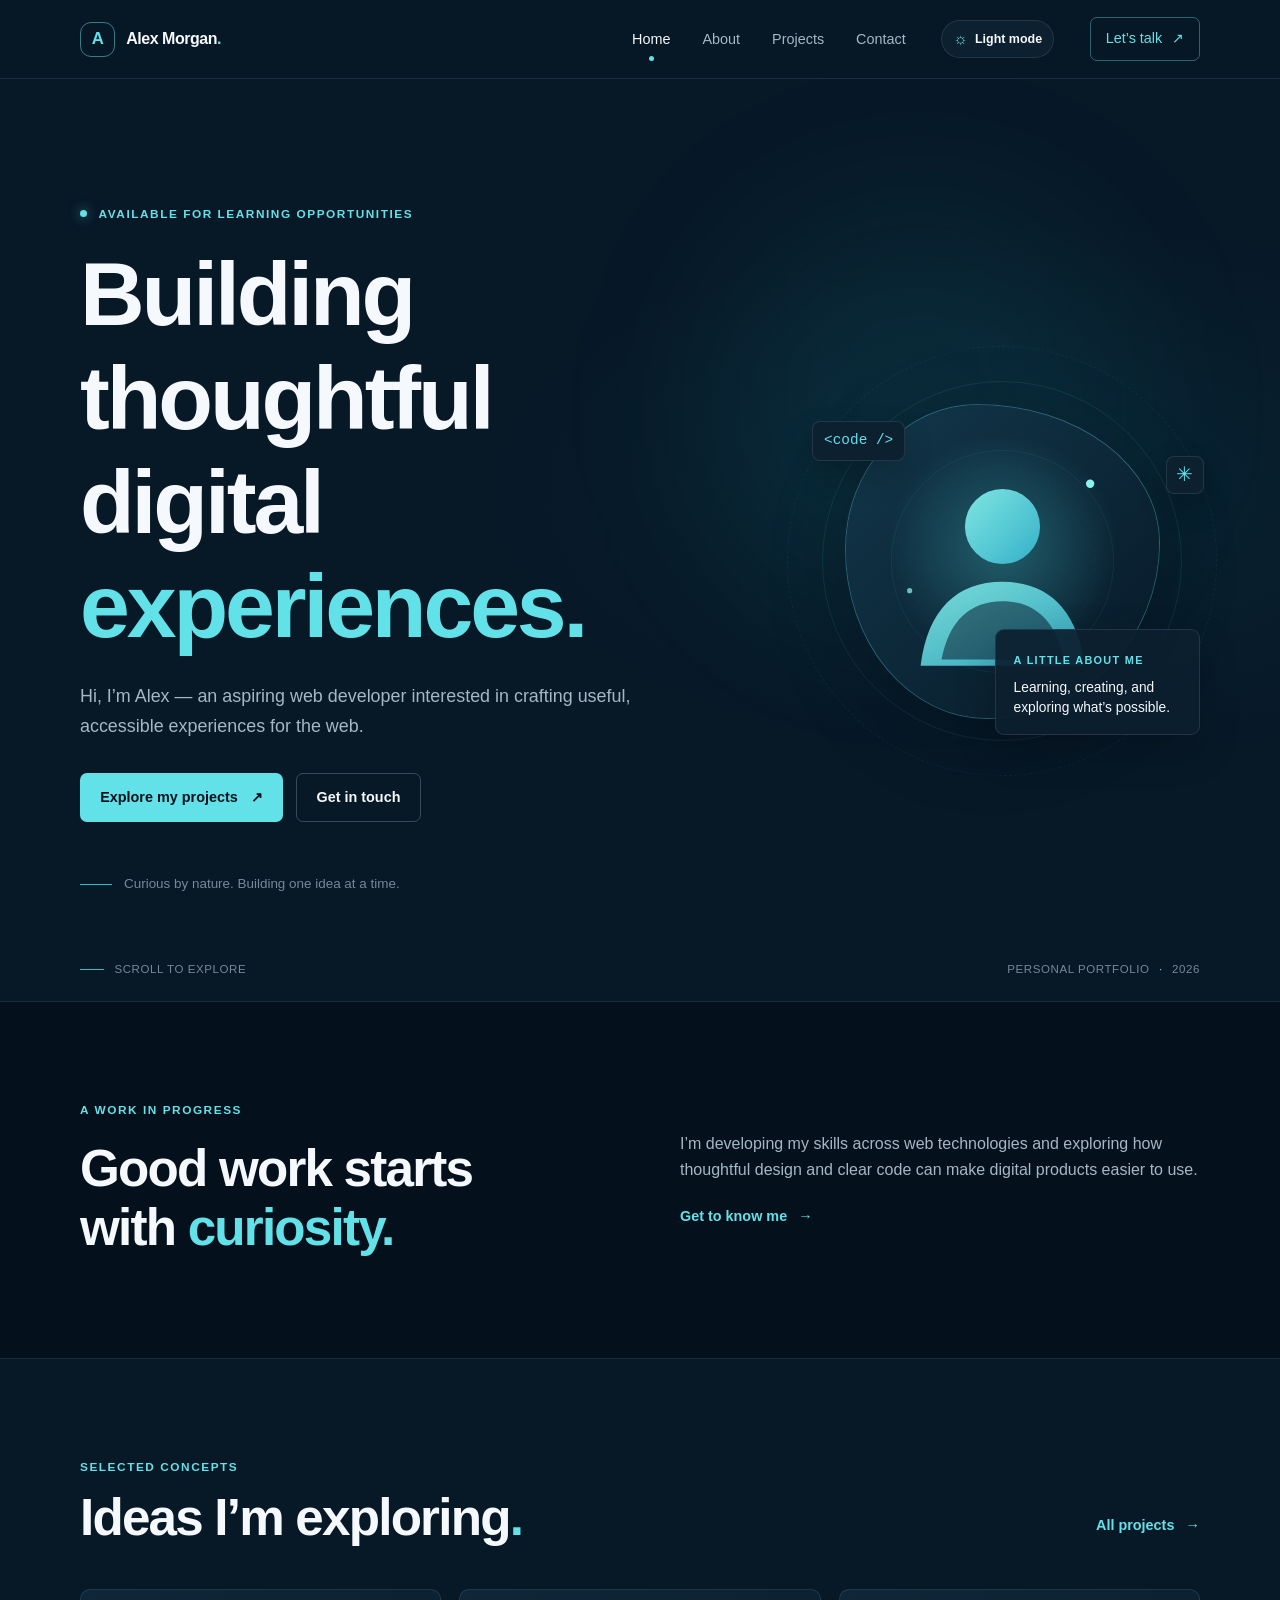
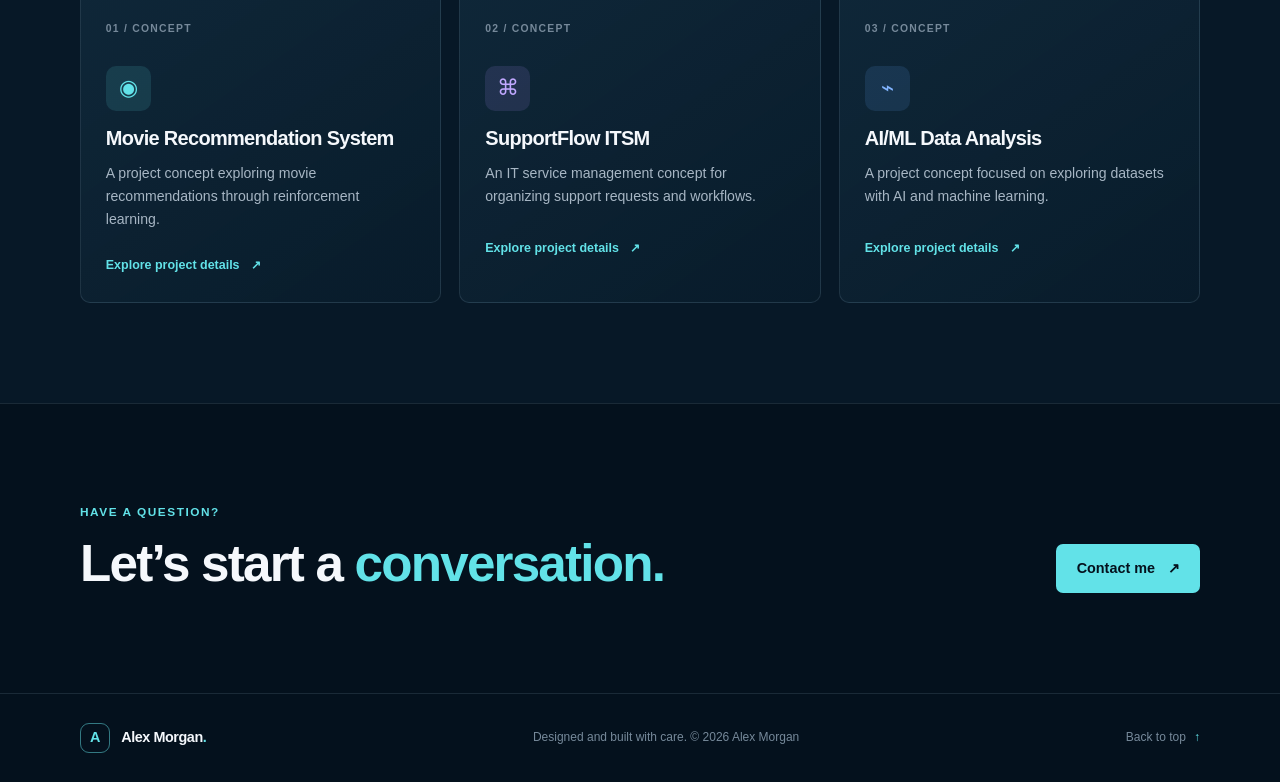
<file: index.html>
<!doctype html>
<html lang="en">
<head>
  <meta charset="utf-8">
  <meta name="viewport" content="width=device-width, initial-scale=1">
  <meta name="description" content="Explore the personal portfolio of an aspiring web developer, including project interests, technical skills, and ways to get in touch.">
  <meta name="theme-color" content="#071827">
  <title>Home | Alex Morgan — Web Developer</title>
  <link rel="icon" href="assets/images/profile.svg" type="image/svg+xml">
  <link rel="stylesheet" href="css/style.css">
  <script src="js/script.js" defer></script>
</head>
<body>
  <a class="skip-link" href="#main-content">Skip to main content</a>
  <header class="site-header">
    <div class="container header-inner">
      <a class="brand" href="index.html" aria-label="Alex Morgan, home">
        <span class="brand-mark" aria-hidden="true">A</span>
        <span>Alex Morgan<span class="brand-period">.</span></span>
      </a>
      <button class="menu-toggle" type="button" aria-expanded="false" aria-controls="primary-navigation">
        <span class="menu-toggle-label">Menu</span>
        <span class="menu-icon" aria-hidden="true"><span></span><span></span></span>
      </button>
      <nav class="primary-navigation" id="primary-navigation" aria-label="Main navigation">
        <ul>
          <li><a href="index.html" aria-current="page">Home</a></li>
          <li><a href="about.html">About</a></li>
          <li><a href="projects.html">Projects</a></li>
          <li><a href="contact.html">Contact</a></li>
        </ul>
        <button class="theme-toggle" type="button" aria-label="Switch to light theme" aria-pressed="false"><span class="theme-icon" aria-hidden="true">☼</span><span class="theme-label">Light mode</span></button>
        <a class="nav-cta" href="contact.html">Let’s talk <span aria-hidden="true">↗</span></a>
      </nav>
    </div>
  </header>

  <main id="main-content">
    <section class="hero-section" aria-labelledby="hero-heading">
      <div class="hero-glow" aria-hidden="true"></div>
      <div class="container hero-grid">
        <div class="hero-copy">
          <p class="eyebrow"><span class="status-dot" aria-hidden="true"></span> Available for learning opportunities</p>
          <h1 id="hero-heading">Building thoughtful<br>digital <span class="text-gradient">experiences.</span></h1>
          <p class="hero-intro">Hi, I’m Alex — an aspiring web developer interested in crafting useful, accessible experiences for the web.</p>
          <div class="button-row">
            <a class="button button-primary" href="projects.html">Explore my projects <span aria-hidden="true">↗</span></a>
            <a class="button button-secondary" href="contact.html">Get in touch</a>
          </div>
          <div class="hero-note">
            <span class="note-line" aria-hidden="true"></span>
            <p>Curious by nature. Building one idea at a time.</p>
          </div>
        </div>
        <aside class="profile-panel" aria-label="Profile introduction">
          <div class="profile-orbit orbit-one" aria-hidden="true"></div>
          <div class="profile-orbit orbit-two" aria-hidden="true"></div>
          <div class="profile-image-wrap">
            <img class="profile-image" src="assets/images/profile.svg" alt="Abstract navy and cyan profile illustration">
          </div>
          <div class="profile-caption">
            <span class="caption-label">A little about me</span>
            <p>Learning, creating, and exploring what’s possible.</p>
          </div>
          <span class="floating-tag tag-code" aria-hidden="true">&lt;code /&gt;</span>
          <span class="floating-tag tag-spark" aria-hidden="true">✳</span>
        </aside>
      </div>
      <div class="container hero-bottom">
        <span class="scroll-hint"><span class="scroll-line" aria-hidden="true"></span> Scroll to explore</span>
        <span class="hero-location">Personal portfolio <span aria-hidden="true">·</span> 2026</span>
      </div>
    </section>

    <section class="intro-section section-padding" aria-labelledby="intro-heading">
      <div class="container intro-grid">
        <div>
          <p class="eyebrow">A work in progress</p>
          <h2 id="intro-heading">Good work starts with <span class="text-gradient">curiosity.</span></h2>
        </div>
        <div class="intro-copy">
          <p>I’m developing my skills across web technologies and exploring how thoughtful design and clear code can make digital products easier to use.</p>
          <a class="text-link" href="about.html">Get to know me <span aria-hidden="true">→</span></a>
        </div>
      </div>
    </section>

    <section class="featured-section section-padding" aria-labelledby="featured-heading">
      <div class="container">
        <div class="section-heading">
          <div>
            <p class="eyebrow">Selected concepts</p>
            <h2 id="featured-heading">Ideas I’m exploring<span class="text-gradient">.</span></h2>
          </div>
          <a class="text-link" href="projects.html">All projects <span aria-hidden="true">→</span></a>
        </div>
        <div class="featured-grid">
          <article class="feature-card">
            <span class="card-number">01 / CONCEPT</span>
            <div class="feature-icon icon-cyan" aria-hidden="true">◉</div>
            <h3>Movie Recommendation System</h3>
            <p>A project concept exploring movie recommendations through reinforcement learning.</p>
            <a class="card-link" href="projects.html#movie-recommendations">Explore project details <span aria-hidden="true">↗</span></a>
          </article>
          <article class="feature-card">
            <span class="card-number">02 / CONCEPT</span>
            <div class="feature-icon icon-violet" aria-hidden="true">⌘</div>
            <h3>SupportFlow ITSM</h3>
            <p>An IT service management concept for organizing support requests and workflows.</p>
            <a class="card-link" href="projects.html#supportflow">Explore project details <span aria-hidden="true">↗</span></a>
          </article>
          <article class="feature-card">
            <span class="card-number">03 / CONCEPT</span>
            <div class="feature-icon icon-blue" aria-hidden="true">⌁</div>
            <h3>AI/ML Data Analysis</h3>
            <p>A project concept focused on exploring datasets with AI and machine learning.</p>
            <a class="card-link" href="projects.html#data-analysis">Explore project details <span aria-hidden="true">↗</span></a>
          </article>
        </div>
      </div>
    </section>

    <section class="home-contact section-padding" aria-labelledby="home-contact-heading">
      <div class="container home-contact-inner">
        <div>
          <p class="eyebrow">Have a question?</p>
          <h2 id="home-contact-heading">Let’s start a <span class="text-gradient">conversation.</span></h2>
        </div>
        <a class="button button-primary" href="contact.html">Contact me <span aria-hidden="true">↗</span></a>
      </div>
    </section>
  </main>

  <footer class="site-footer">
    <div class="container footer-inner">
      <a class="brand footer-brand" href="index.html" aria-label="Alex Morgan, home">
        <span class="brand-mark" aria-hidden="true">A</span><span>Alex Morgan<span class="brand-period">.</span></span>
      </a>
      <p>Designed and built with care. <span aria-hidden="true">©</span> 2026 Alex Morgan</p>
      <a class="footer-top" href="#main-content">Back to top <span aria-hidden="true">↑</span></a>
    </div>
  </footer>
</body>
</html>
</file>
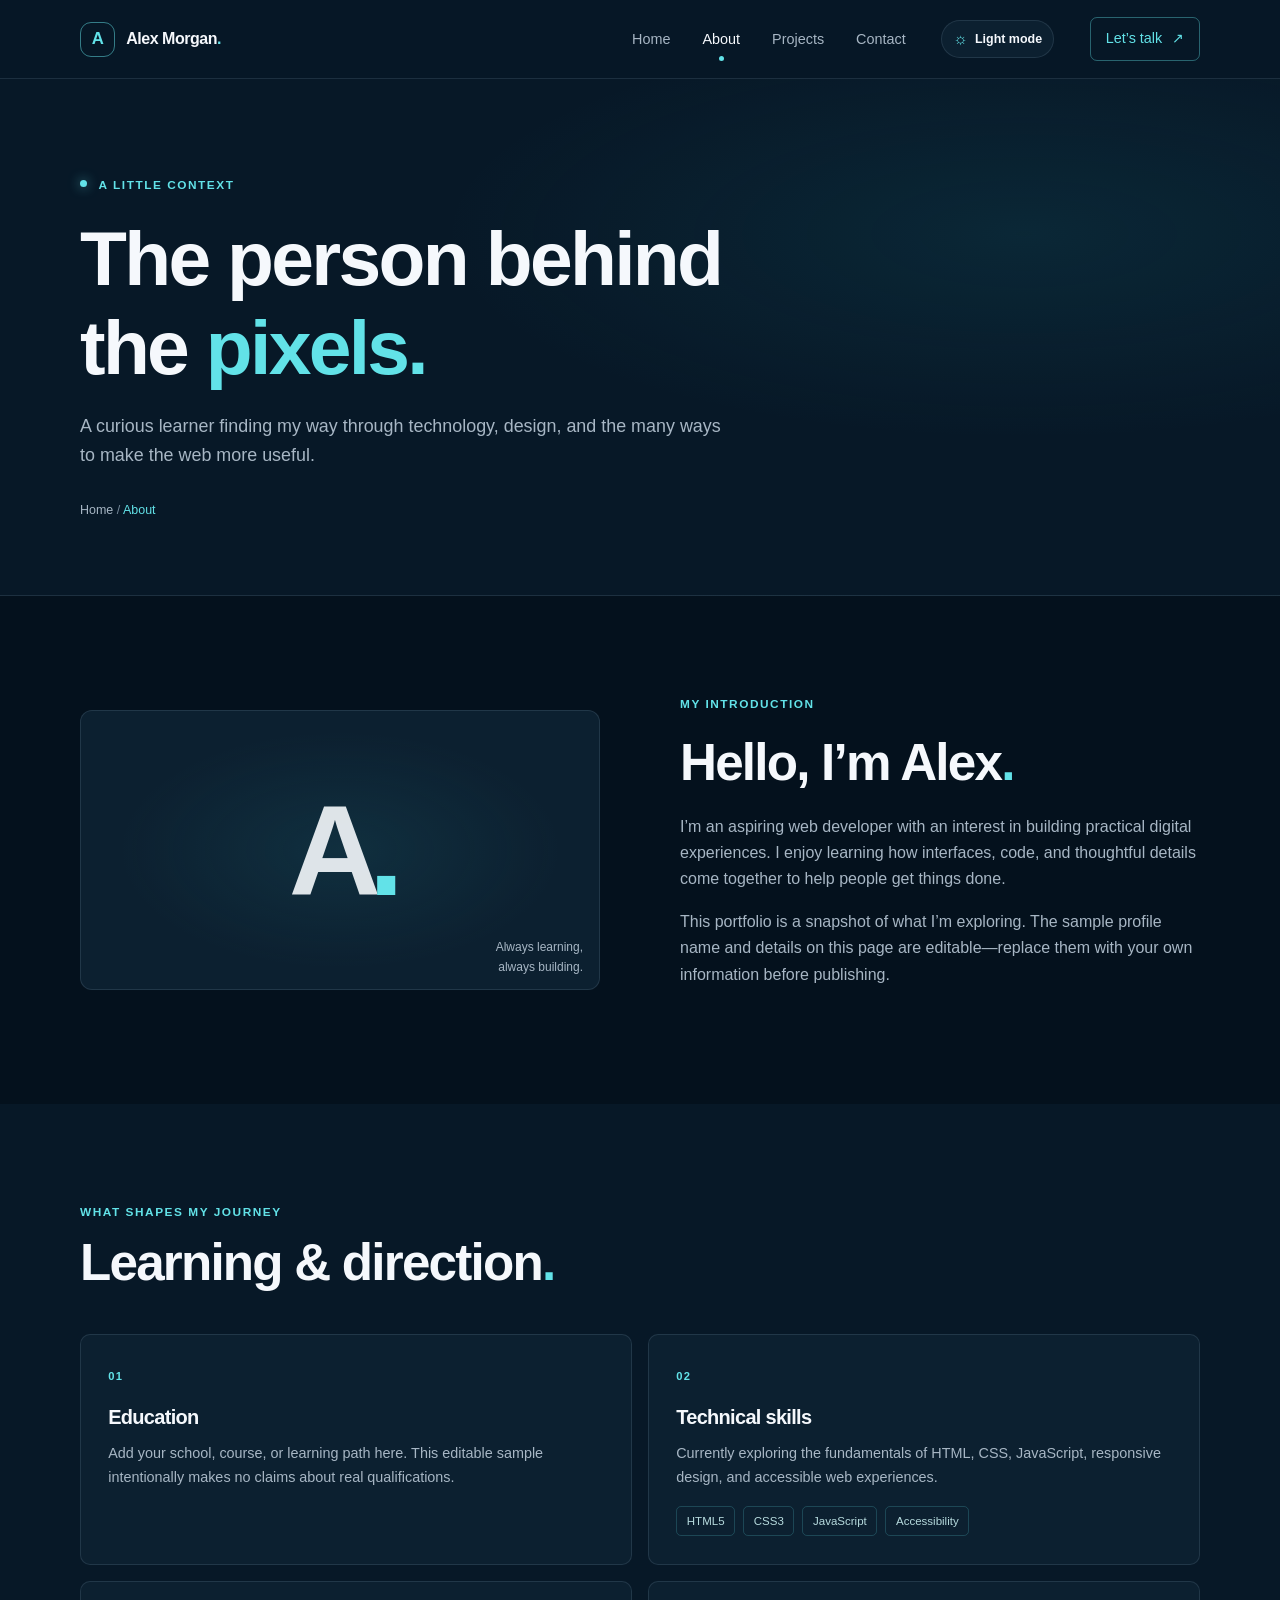
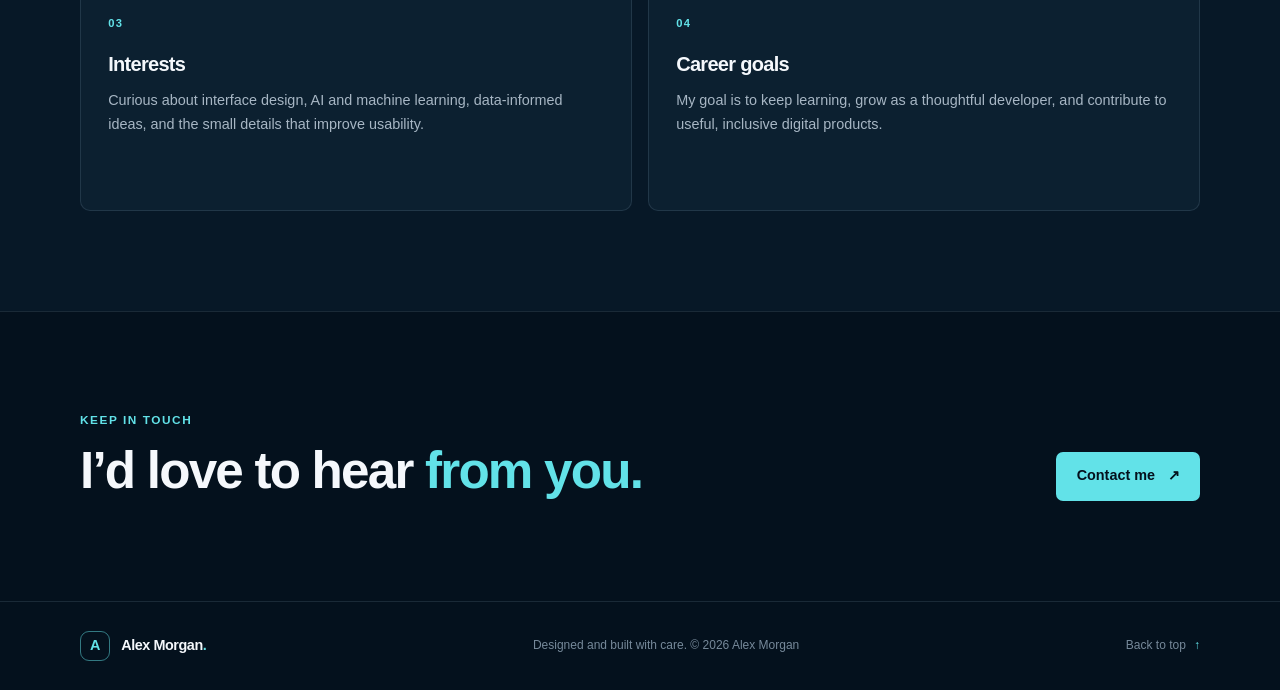
<file: about.html>
<!doctype html>
<html lang="en">
<head>
  <meta charset="utf-8">
  <meta name="viewport" content="width=device-width, initial-scale=1">
  <meta name="description" content="Meet Alex Morgan, an aspiring web developer, and explore editable sample information about learning, interests, and career goals.">
  <meta name="theme-color" content="#071827">
  <title>About Me | Alex Morgan — Web Developer</title>
  <link rel="icon" href="assets/images/profile.svg" type="image/svg+xml">
  <link rel="stylesheet" href="css/style.css">
  <script src="js/script.js" defer></script>
</head>
<body>
  <a class="skip-link" href="#main-content">Skip to main content</a>
  <header class="site-header">
    <div class="container header-inner">
      <a class="brand" href="index.html" aria-label="Alex Morgan, home"><span class="brand-mark" aria-hidden="true">A</span><span>Alex Morgan<span class="brand-period">.</span></span></a>
      <button class="menu-toggle" type="button" aria-expanded="false" aria-controls="primary-navigation"><span class="menu-toggle-label">Menu</span><span class="menu-icon" aria-hidden="true"><span></span><span></span></span></button>
      <nav class="primary-navigation" id="primary-navigation" aria-label="Main navigation">
        <ul>
          <li><a href="index.html">Home</a></li>
          <li><a href="about.html" aria-current="page">About</a></li>
          <li><a href="projects.html">Projects</a></li>
          <li><a href="contact.html">Contact</a></li>
        </ul>
        <button class="theme-toggle" type="button" aria-label="Switch to light theme" aria-pressed="false"><span class="theme-icon" aria-hidden="true">☼</span><span class="theme-label">Light mode</span></button>
        <a class="nav-cta" href="contact.html">Let’s talk <span aria-hidden="true">↗</span></a>
      </nav>
    </div>
  </header>
  <main id="main-content">
    <section class="page-hero" aria-labelledby="page-title">
      <div class="container page-hero-inner">
        <p class="eyebrow"><span class="status-dot" aria-hidden="true"></span> A little context</p>
        <h1 id="page-title">The person behind<br>the <span class="text-gradient">pixels.</span></h1>
        <p class="page-intro">A curious learner finding my way through technology, design, and the many ways to make the web more useful.</p>
        <p class="breadcrumb"><a href="index.html">Home</a><span aria-hidden="true"> / </span><span aria-current="page">About</span></p>
      </div>
    </section>

    <section class="about-story section-padding" aria-labelledby="story-heading">
      <div class="container about-grid">
        <div class="about-aside">
          <div class="about-monogram" aria-hidden="true">A<span>.</span></div>
          <p class="aside-caption">Always learning,<br>always building.</p>
        </div>
        <article class="story-copy">
          <p class="eyebrow">My introduction</p>
          <h2 id="story-heading">Hello, I’m Alex<span class="text-gradient">.</span></h2>
          <p>I’m an aspiring web developer with an interest in building practical digital experiences. I enjoy learning how interfaces, code, and thoughtful details come together to help people get things done.</p>
          <p>This portfolio is a snapshot of what I’m exploring. The sample profile name and details on this page are editable—replace them with your own information before publishing.</p>
        </article>
      </div>
    </section>

    <section class="about-details section-padding" aria-labelledby="details-heading">
      <div class="container">
        <div class="section-heading">
          <div><p class="eyebrow">What shapes my journey</p><h2 id="details-heading">Learning &amp; direction<span class="text-gradient">.</span></h2></div>
        </div>
        <div class="details-grid">
          <article class="detail-card">
            <span class="detail-index">01</span>
            <h3>Education</h3>
            <p>Add your school, course, or learning path here. This editable sample intentionally makes no claims about real qualifications.</p>
          </article>
          <article class="detail-card">
            <span class="detail-index">02</span>
            <h3>Technical skills</h3>
            <p>Currently exploring the fundamentals of HTML, CSS, JavaScript, responsive design, and accessible web experiences.</p>
            <ul class="skill-list" aria-label="Areas of study">
              <li>HTML5</li><li>CSS3</li><li>JavaScript</li><li>Accessibility</li>
            </ul>
          </article>
          <article class="detail-card">
            <span class="detail-index">03</span>
            <h3>Interests</h3>
            <p>Curious about interface design, AI and machine learning, data-informed ideas, and the small details that improve usability.</p>
          </article>
          <article class="detail-card">
            <span class="detail-index">04</span>
            <h3>Career goals</h3>
            <p>My goal is to keep learning, grow as a thoughtful developer, and contribute to useful, inclusive digital products.</p>
          </article>
        </div>
      </div>
    </section>
    <section class="home-contact section-padding" aria-labelledby="about-contact-heading">
      <div class="container home-contact-inner">
        <div><p class="eyebrow">Keep in touch</p><h2 id="about-contact-heading">I’d love to hear <span class="text-gradient">from you.</span></h2></div>
        <a class="button button-primary" href="contact.html">Contact me <span aria-hidden="true">↗</span></a>
      </div>
    </section>
  </main>
  <footer class="site-footer">
    <div class="container footer-inner">
      <a class="brand footer-brand" href="index.html" aria-label="Alex Morgan, home"><span class="brand-mark" aria-hidden="true">A</span><span>Alex Morgan<span class="brand-period">.</span></span></a>
      <p>Designed and built with care. <span aria-hidden="true">©</span> 2026 Alex Morgan</p>
      <a class="footer-top" href="#main-content">Back to top <span aria-hidden="true">↑</span></a>
    </div>
  </footer>
</body>
</html>
</file>
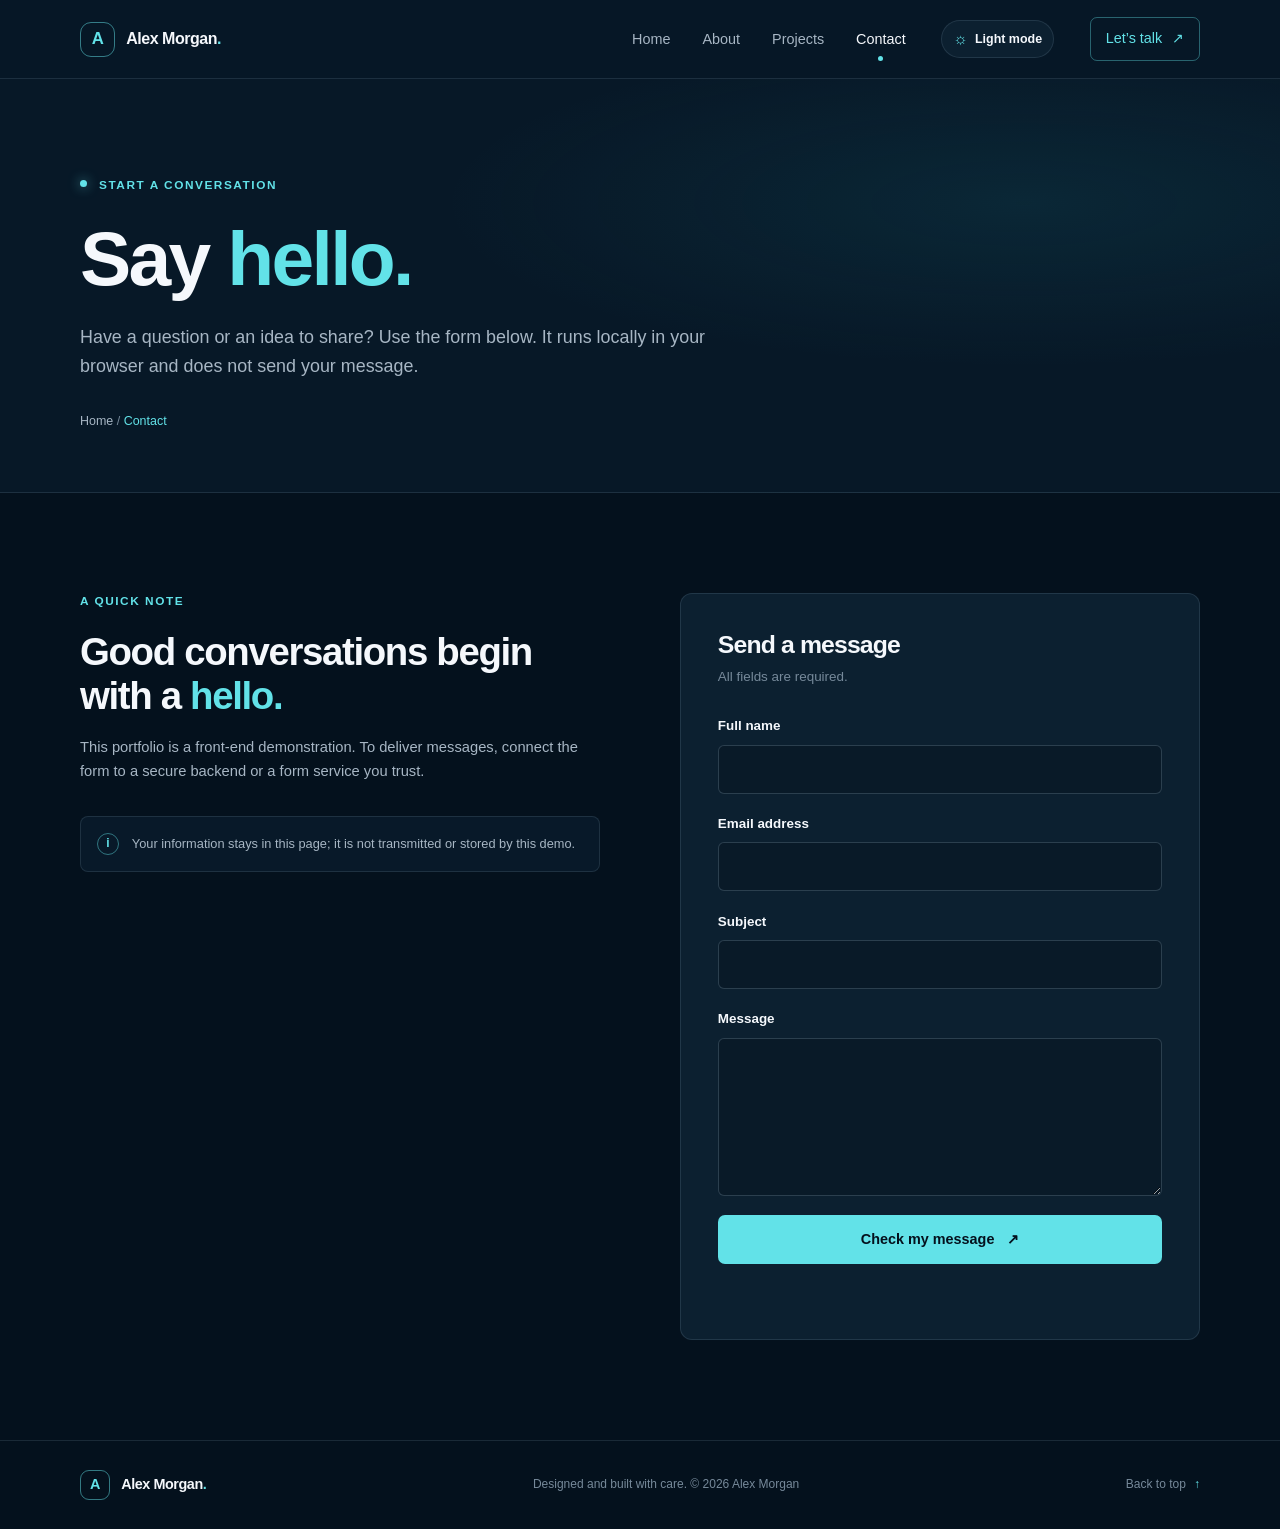
<file: contact.html>
<!doctype html>
<html lang="en">
<head>
  <meta charset="utf-8">
  <meta name="viewport" content="width=device-width, initial-scale=1">
  <meta name="description" content="Contact Alex Morgan using an accessible form. The demo validates your details locally and does not send messages without a backend.">
  <meta name="theme-color" content="#071827">
  <title>Contact | Alex Morgan — Web Developer</title>
  <link rel="icon" href="assets/images/profile.svg" type="image/svg+xml">
  <link rel="stylesheet" href="css/style.css">
  <script src="js/script.js" defer></script>
</head>
<body>
  <a class="skip-link" href="#main-content">Skip to main content</a>
  <header class="site-header">
    <div class="container header-inner">
      <a class="brand" href="index.html" aria-label="Alex Morgan, home"><span class="brand-mark" aria-hidden="true">A</span><span>Alex Morgan<span class="brand-period">.</span></span></a>
      <button class="menu-toggle" type="button" aria-expanded="false" aria-controls="primary-navigation"><span class="menu-toggle-label">Menu</span><span class="menu-icon" aria-hidden="true"><span></span><span></span></span></button>
      <nav class="primary-navigation" id="primary-navigation" aria-label="Main navigation">
        <ul>
          <li><a href="index.html">Home</a></li>
          <li><a href="about.html">About</a></li>
          <li><a href="projects.html">Projects</a></li>
          <li><a href="contact.html" aria-current="page">Contact</a></li>
        </ul>
        <button class="theme-toggle" type="button" aria-label="Switch to light theme" aria-pressed="false"><span class="theme-icon" aria-hidden="true">☼</span><span class="theme-label">Light mode</span></button>
        <a class="nav-cta" href="contact.html">Let’s talk <span aria-hidden="true">↗</span></a>
      </nav>
    </div>
  </header>
  <main id="main-content">
    <section class="page-hero contact-page-hero" aria-labelledby="page-title">
      <div class="container page-hero-inner">
        <p class="eyebrow"><span class="status-dot" aria-hidden="true"></span> Start a conversation</p>
        <h1 id="page-title">Say <span class="text-gradient">hello.</span></h1>
        <p class="page-intro">Have a question or an idea to share? Use the form below. It runs locally in your browser and does not send your message.</p>
        <p class="breadcrumb"><a href="index.html">Home</a><span aria-hidden="true"> / </span><span aria-current="page">Contact</span></p>
      </div>
    </section>
    <section class="contact-section section-padding" aria-labelledby="form-heading">
      <div class="container contact-grid">
        <aside class="contact-aside">
          <p class="eyebrow">A quick note</p>
          <h2>Good conversations begin with a <span class="text-gradient">hello.</span></h2>
          <p>This portfolio is a front-end demonstration. To deliver messages, connect the form to a secure backend or a form service you trust.</p>
          <div class="contact-note"><span class="note-icon" aria-hidden="true">i</span><p>Your information stays in this page; it is not transmitted or stored by this demo.</p></div>
        </aside>
        <div class="contact-form-panel">
          <h2 id="form-heading">Send a message</h2>
          <p class="form-intro">All fields are required.</p>
          <form id="contact-form" novalidate>
            <div class="form-field">
              <label for="full-name">Full name</label>
              <input id="full-name" name="name" type="text" autocomplete="name" required>
            </div>
            <div class="form-field">
              <label for="email">Email address</label>
              <input id="email" name="email" type="email" autocomplete="email" required>
            </div>
            <div class="form-field">
              <label for="subject">Subject</label>
              <input id="subject" name="subject" type="text" required>
            </div>
            <div class="form-field">
              <label for="message">Message</label>
              <textarea id="message" name="message" rows="5" required></textarea>
            </div>
            <button class="button button-primary form-submit" type="submit">Check my message <span aria-hidden="true">↗</span></button>
            <p class="form-status" id="form-status" role="status"></p>
          </form>
        </div>
      </div>
    </section>
  </main>
  <footer class="site-footer">
    <div class="container footer-inner">
      <a class="brand footer-brand" href="index.html" aria-label="Alex Morgan, home"><span class="brand-mark" aria-hidden="true">A</span><span>Alex Morgan<span class="brand-period">.</span></span></a>
      <p>Designed and built with care. <span aria-hidden="true">©</span> 2026 Alex Morgan</p>
      <a class="footer-top" href="#main-content">Back to top <span aria-hidden="true">↑</span></a>
    </div>
  </footer>
</body>
</html>
</file>
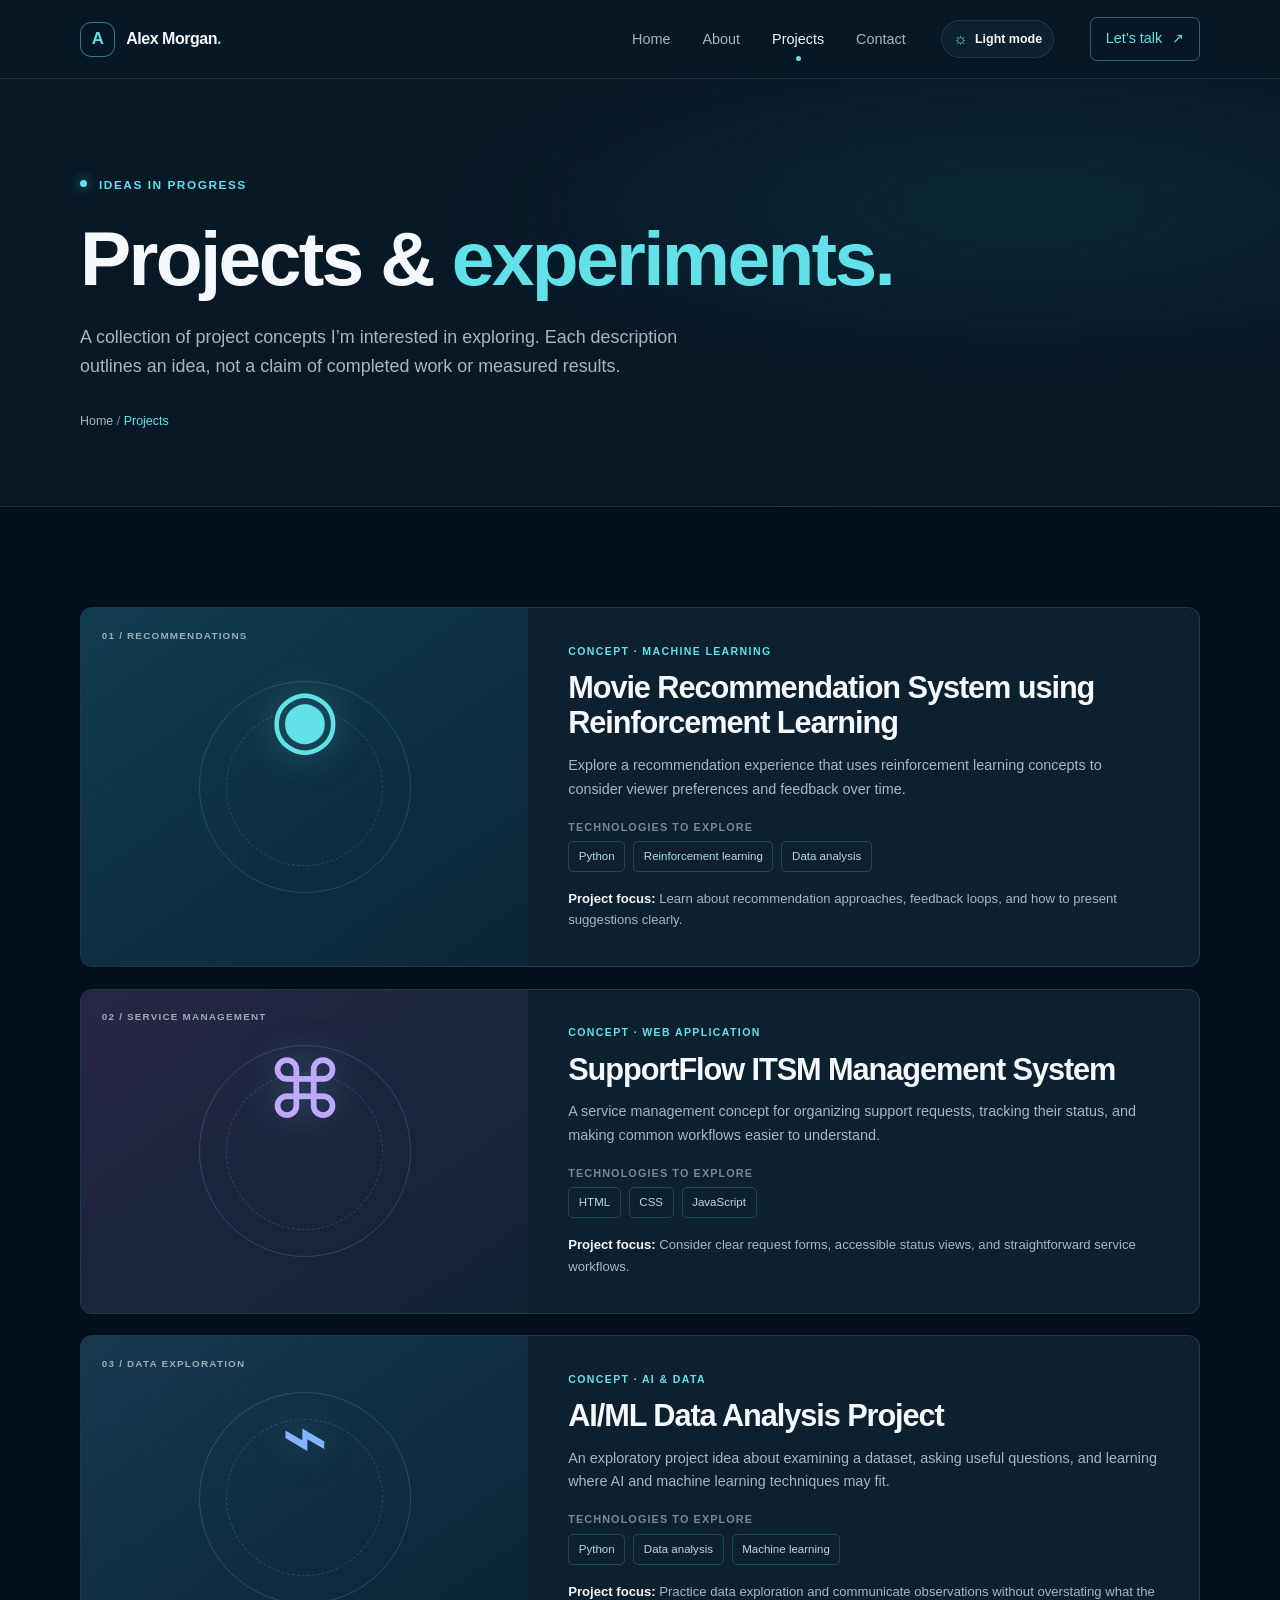
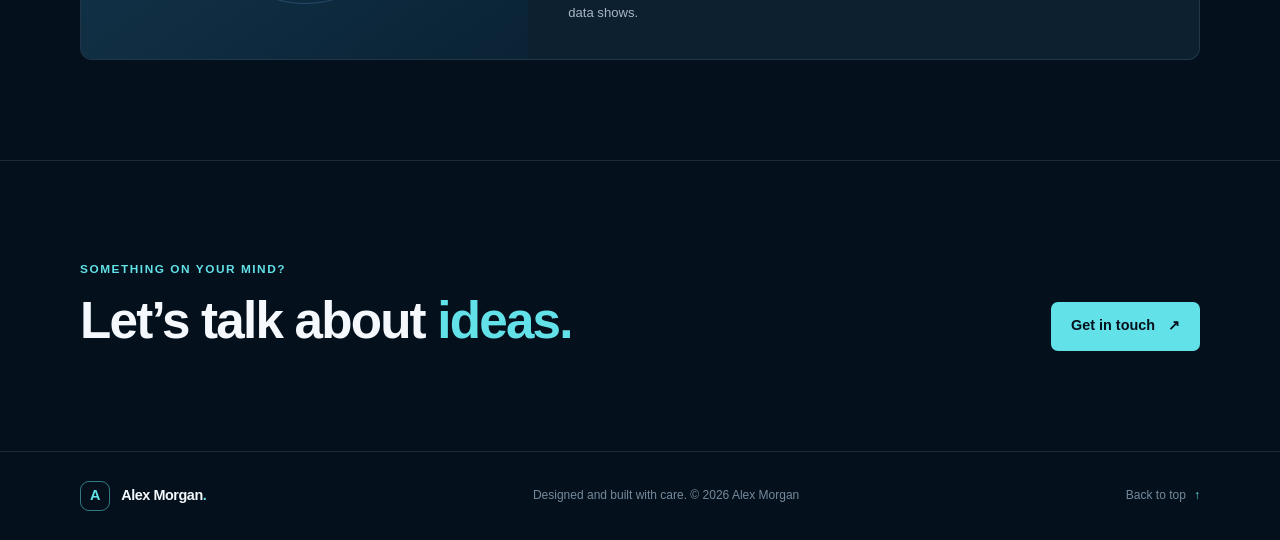
<file: projects.html>
<!doctype html>
<html lang="en">
<head>
  <meta charset="utf-8">
  <meta name="viewport" content="width=device-width, initial-scale=1">
  <meta name="description" content="Explore three project concepts covering reinforcement-learning movie recommendations, IT service management, and AI/ML data analysis.">
  <meta name="theme-color" content="#071827">
  <title>Projects | Alex Morgan — Web Developer</title>
  <link rel="icon" href="assets/images/profile.svg" type="image/svg+xml">
  <link rel="stylesheet" href="css/style.css">
  <script src="js/script.js" defer></script>
</head>
<body>
  <a class="skip-link" href="#main-content">Skip to main content</a>
  <header class="site-header">
    <div class="container header-inner">
      <a class="brand" href="index.html" aria-label="Alex Morgan, home"><span class="brand-mark" aria-hidden="true">A</span><span>Alex Morgan<span class="brand-period">.</span></span></a>
      <button class="menu-toggle" type="button" aria-expanded="false" aria-controls="primary-navigation"><span class="menu-toggle-label">Menu</span><span class="menu-icon" aria-hidden="true"><span></span><span></span></span></button>
      <nav class="primary-navigation" id="primary-navigation" aria-label="Main navigation">
        <ul>
          <li><a href="index.html">Home</a></li>
          <li><a href="about.html">About</a></li>
          <li><a href="projects.html" aria-current="page">Projects</a></li>
          <li><a href="contact.html">Contact</a></li>
        </ul>
        <button class="theme-toggle" type="button" aria-label="Switch to light theme" aria-pressed="false"><span class="theme-icon" aria-hidden="true">☼</span><span class="theme-label">Light mode</span></button>
        <a class="nav-cta" href="contact.html">Let’s talk <span aria-hidden="true">↗</span></a>
      </nav>
    </div>
  </header>
  <main id="main-content">
    <section class="page-hero" aria-labelledby="page-title">
      <div class="container page-hero-inner">
        <p class="eyebrow"><span class="status-dot" aria-hidden="true"></span> Ideas in progress</p>
        <h1 id="page-title">Projects &amp; <span class="text-gradient">experiments.</span></h1>
        <p class="page-intro">A collection of project concepts I’m interested in exploring. Each description outlines an idea, not a claim of completed work or measured results.</p>
        <p class="breadcrumb"><a href="index.html">Home</a><span aria-hidden="true"> / </span><span aria-current="page">Projects</span></p>
      </div>
    </section>

    <section class="projects-section section-padding" aria-label="Project concepts">
      <div class="container project-list">
        <article class="project-card" id="movie-recommendations">
          <div class="project-visual visual-movie" aria-hidden="true">
            <span class="visual-label">01 / RECOMMENDATIONS</span>
            <span class="visual-symbol">◉</span>
            <span class="visual-orbit"></span>
          </div>
          <div class="project-content">
            <p class="eyebrow">Concept · Machine learning</p>
            <h2>Movie Recommendation System using Reinforcement Learning</h2>
            <p>Explore a recommendation experience that uses reinforcement learning concepts to consider viewer preferences and feedback over time.</p>
            <div class="project-meta"><h3>Technologies to explore</h3><ul class="skill-list"><li>Python</li><li>Reinforcement learning</li><li>Data analysis</li></ul></div>
            <p class="project-detail"><strong>Project focus:</strong> Learn about recommendation approaches, feedback loops, and how to present suggestions clearly.</p>
          </div>
        </article>
        <article class="project-card" id="supportflow">
          <div class="project-visual visual-support" aria-hidden="true">
            <span class="visual-label">02 / SERVICE MANAGEMENT</span>
            <span class="visual-symbol">⌘</span>
            <span class="visual-orbit"></span>
          </div>
          <div class="project-content">
            <p class="eyebrow">Concept · Web application</p>
            <h2>SupportFlow ITSM Management System</h2>
            <p>A service management concept for organizing support requests, tracking their status, and making common workflows easier to understand.</p>
            <div class="project-meta"><h3>Technologies to explore</h3><ul class="skill-list"><li>HTML</li><li>CSS</li><li>JavaScript</li></ul></div>
            <p class="project-detail"><strong>Project focus:</strong> Consider clear request forms, accessible status views, and straightforward service workflows.</p>
          </div>
        </article>
        <article class="project-card" id="data-analysis">
          <div class="project-visual visual-data" aria-hidden="true">
            <span class="visual-label">03 / DATA EXPLORATION</span>
            <span class="visual-symbol">⌁</span>
            <span class="visual-orbit"></span>
          </div>
          <div class="project-content">
            <p class="eyebrow">Concept · AI &amp; data</p>
            <h2>AI/ML Data Analysis Project</h2>
            <p>An exploratory project idea about examining a dataset, asking useful questions, and learning where AI and machine learning techniques may fit.</p>
            <div class="project-meta"><h3>Technologies to explore</h3><ul class="skill-list"><li>Python</li><li>Data analysis</li><li>Machine learning</li></ul></div>
            <p class="project-detail"><strong>Project focus:</strong> Practice data exploration and communicate observations without overstating what the data shows.</p>
          </div>
        </article>
      </div>
    </section>
    <section class="home-contact section-padding" aria-labelledby="projects-contact-heading">
      <div class="container home-contact-inner">
        <div><p class="eyebrow">Something on your mind?</p><h2 id="projects-contact-heading">Let’s talk about <span class="text-gradient">ideas.</span></h2></div>
        <a class="button button-primary" href="contact.html">Get in touch <span aria-hidden="true">↗</span></a>
      </div>
    </section>
  </main>
  <footer class="site-footer">
    <div class="container footer-inner">
      <a class="brand footer-brand" href="index.html" aria-label="Alex Morgan, home"><span class="brand-mark" aria-hidden="true">A</span><span>Alex Morgan<span class="brand-period">.</span></span></a>
      <p>Designed and built with care. <span aria-hidden="true">©</span> 2026 Alex Morgan</p>
      <a class="footer-top" href="#main-content">Back to top <span aria-hidden="true">↑</span></a>
    </div>
  </footer>
</body>
</html>
</file>
<file: css/style.css>
:root {
  color-scheme: dark;
  --navy: #071827;
  --navy-deep: #04111d;
  --surface: #0c2030;
  --surface-light: #10283a;
  --white: #f5f8fc;
  --muted: #a7b6c4;
  --muted-dark: #76899a;
  --cyan: #62e2e8;
  --cyan-dark: #2bbfc9;
  --line: rgba(179, 209, 229, 0.13);
  --font-body: "DM Sans", "Segoe UI", sans-serif;
  --font-heading: "Manrope", "Segoe UI", sans-serif;
  --color-primary: #62e2e8;
  --color-secondary: #b493ff;
  --background: var(--navy);
  --background-raised: var(--navy-deep);
  --text: var(--white);
  --text-muted: var(--muted);
  --card-background: var(--surface);
  --border: var(--line);
  --shadow-card: 0 20px 55px rgba(0, 0, 0, .18);
  --space-section: clamp(3.8rem, 8vw, 6.25rem);
  --radius-card: 12px;
}

* { box-sizing: border-box; }
html { scroll-behavior: smooth; scroll-padding-top: 6rem; }
body { margin: 0; background: var(--navy); color: var(--white); font-family: var(--font-body); font-size: 1rem; line-height: 1.65; -webkit-font-smoothing: antialiased; }
body, button, input, textarea { font-family: var(--font-body); }
a { color: inherit; }
button, input, textarea { font: inherit; }
img { display: block; max-width: 100%; }
h1, h2, h3, p { margin-top: 0; }
h1, h2, h3 { font-family: var(--font-heading); line-height: 1.16; letter-spacing: -0.035em; }
h1 { font-size: clamp(2.8rem, 7vw, 5.65rem); font-weight: 700; }
h2 { font-size: clamp(2rem, 4vw, 3.2rem); font-weight: 600; }
h3 { font-size: 1.25rem; font-weight: 600; }
.container { width: min(1120px, calc(100% - 3rem)); margin-inline: auto; }
.section-padding { padding-block: 6.25rem; }
.text-gradient { color: var(--cyan); }
.skip-link { position: fixed; z-index: 20; top: .75rem; left: .75rem; padding: .7rem 1rem; border-radius: .5rem; transform: translateY(-160%); background: var(--cyan); color: var(--navy-deep); font-weight: 700; }
.skip-link:focus { transform: translateY(0); }
:focus-visible { outline: 3px solid var(--cyan); outline-offset: 4px; }

.site-header { position: sticky; z-index: 10; top: 0; border-bottom: 1px solid var(--line); background: rgba(7, 24, 39, .94); backdrop-filter: blur(16px); }
.header-inner, .primary-navigation, .primary-navigation ul, .brand { display: flex; align-items: center; }
.header-inner { min-height: 78px; justify-content: space-between; gap: 2rem; }
.brand { gap: .7rem; color: var(--white); text-decoration: none; font-family: var(--font-heading); font-weight: 700; letter-spacing: -.03em; }
.brand-mark { display: grid; width: 35px; aspect-ratio: 1; place-items: center; border: 1px solid rgba(98, 226, 232, .5); border-radius: 11px; color: var(--cyan); font-size: 1.05rem; }
.brand-period { color: var(--cyan); }
.primary-navigation { gap: 2.2rem; }
.primary-navigation ul { gap: 2rem; margin: 0; padding: 0; list-style: none; }
.primary-navigation a { color: var(--muted); font-size: .9rem; text-decoration: none; transition: color .2s ease; }
.primary-navigation a:hover, .primary-navigation a[aria-current="page"] { color: var(--white); }
.primary-navigation a[aria-current="page"]:not(.nav-cta)::after { display: block; width: 5px; height: 5px; margin: .25rem auto -.55rem; border-radius: 50%; background: var(--cyan); content: ""; }
.primary-navigation .nav-cta { padding: .55rem .95rem; border: 1px solid rgba(98, 226, 232, .38); border-radius: 7px; color: var(--cyan); }
.nav-cta span { padding-left: .35rem; }
.menu-toggle { display: none; }

.hero-section { position: relative; overflow: hidden; min-height: 675px; padding: 6.25rem 0 1.4rem; background: radial-gradient(ellipse at 82% 45%, rgba(12, 72, 90, .22), transparent 38%), var(--navy); }
.hero-glow { position: absolute; top: 13%; right: 12%; width: 26rem; height: 26rem; border-radius: 50%; background: rgba(47, 199, 205, .075); filter: blur(80px); pointer-events: none; }
.hero-grid { position: relative; display: grid; grid-template-columns: 1.25fr .75fr; align-items: center; gap: 4rem; }
.hero-copy { position: relative; z-index: 1; padding-block: 1.7rem 3rem; }
.eyebrow { margin-bottom: 1.2rem; color: var(--cyan); font-size: .74rem; font-weight: 700; letter-spacing: .13em; line-height: 1.5; text-transform: uppercase; }
.status-dot { display: inline-block; width: 7px; height: 7px; margin: 0 .45rem .08rem 0; border-radius: 50%; background: var(--cyan); box-shadow: 0 0 12px rgba(98, 226, 232, .65); }
.hero-copy h1 { margin-bottom: 1.45rem; }
.hero-intro, .page-intro { max-width: 560px; margin-bottom: 2rem; color: var(--muted); font-size: 1.12rem; }
.button-row { display: flex; flex-wrap: wrap; gap: .85rem; }
.button { display: inline-flex; min-height: 49px; align-items: center; justify-content: center; gap: .8rem; padding: .7rem 1.2rem; border: 1px solid transparent; border-radius: 7px; font-size: .9rem; font-weight: 700; text-decoration: none; transition: transform .2s ease, background .2s ease, border-color .2s ease; }
.button:hover { transform: translateY(-2px); }
.button-primary { background: var(--cyan); color: var(--navy-deep); }
.button-primary:hover { background: #8af0f0; }
.button-secondary { border-color: rgba(195, 216, 233, .26); color: var(--white); }
.button-secondary:hover { border-color: var(--cyan); }
.hero-note { display: flex; align-items: center; gap: .75rem; margin-top: 3.2rem; }
.hero-note p { margin: 0; color: var(--muted-dark); font-size: .84rem; }
.note-line { width: 2rem; height: 1px; background: var(--cyan-dark); }
.profile-panel { position: relative; display: grid; min-height: 390px; place-items: center; }
.profile-image-wrap { position: relative; z-index: 1; display: grid; width: min(100%, 315px); aspect-ratio: 1; place-items: center; overflow: hidden; border: 1px solid rgba(98, 226, 232, .32); border-radius: 42% 58% 55% 45% / 46% 44% 56% 54%; background: linear-gradient(145deg, #12334a, #081b2c); box-shadow: 0 20px 80px rgba(0, 0, 0, .23); animation: float 7s ease-in-out infinite; }
.profile-image { width: 100%; height: 100%; object-fit: cover; }
.profile-orbit { position: absolute; width: 360px; aspect-ratio: 1; border: 1px solid rgba(98, 226, 232, .1); border-radius: 50%; }
.orbit-two { width: 430px; border-style: dashed; opacity: .7; }
.profile-caption { position: absolute; z-index: 2; right: 0; bottom: 1.35rem; width: 205px; padding: 1rem 1.1rem; border: 1px solid var(--line); border-radius: 9px; background: rgba(12, 32, 48, .93); box-shadow: 0 15px 40px rgba(0, 0, 0, .2); }
.caption-label { color: var(--cyan); font-size: .68rem; font-weight: 700; letter-spacing: .12em; text-transform: uppercase; }
.profile-caption p { margin: .35rem 0 0; font-size: .86rem; line-height: 1.45; }
.floating-tag { position: absolute; z-index: 2; display: grid; place-items: center; border: 1px solid var(--line); border-radius: 8px; background: var(--surface); color: var(--cyan); box-shadow: 0 12px 30px rgba(0, 0, 0, .2); }
.tag-code { top: 14%; left: 2%; padding: .45rem .7rem; font-family: monospace; font-size: .9rem; }
.tag-spark { top: 23%; right: -1%; width: 38px; height: 38px; font-size: 1.25rem; }
.hero-bottom { display: flex; justify-content: space-between; padding-top: 1rem; color: var(--muted-dark); font-size: .72rem; letter-spacing: .05em; text-transform: uppercase; }
.scroll-hint { display: inline-flex; align-items: center; gap: .65rem; }
.scroll-line { width: 1.5rem; height: 1px; background: var(--cyan-dark); }
.hero-location span { padding-inline: .35rem; color: var(--cyan); }

.intro-section { border-top: 1px solid var(--line); border-bottom: 1px solid var(--line); background: var(--navy-deep); }
.intro-grid { display: grid; grid-template-columns: 1fr 1fr; align-items: center; gap: 5rem; }
.intro-grid h2 { max-width: 470px; margin-bottom: 0; }
.intro-copy p { margin-bottom: 1.2rem; color: var(--muted); }
.text-link, .card-link { display: inline-flex; align-items: center; gap: .7rem; color: var(--cyan); font-size: .9rem; font-weight: 700; text-decoration: none; }
.text-link:hover, .card-link:hover { color: var(--white); }
.featured-section { background: var(--navy); }
.section-heading { display: flex; align-items: end; justify-content: space-between; gap: 2rem; margin-bottom: 2.6rem; }
.section-heading h2 { margin-bottom: 0; }
.section-heading .eyebrow { margin-bottom: .7rem; }
.section-heading > .text-link { margin-bottom: .55rem; }
.featured-grid { display: grid; grid-template-columns: repeat(3, 1fr); gap: 1.15rem; }
.feature-card { position: relative; min-height: 280px; padding: 1.55rem; border: 1px solid var(--line); border-radius: 10px; background: linear-gradient(145deg, rgba(17, 43, 61, .8), rgba(9, 28, 43, .9)); transition: transform .25s ease, border-color .25s ease; }
.feature-card:hover { transform: translateY(-5px); border-color: rgba(98, 226, 232, .38); }
.card-number { color: var(--muted-dark); font-size: .65rem; font-weight: 700; letter-spacing: .12em; }
.feature-icon { display: grid; width: 45px; height: 45px; margin: 1.6rem 0 1rem; place-items: center; border-radius: 10px; font-size: 1.4rem; }
.icon-cyan { background: rgba(98, 226, 232, .12); color: var(--cyan); }
.icon-violet { background: rgba(180, 147, 255, .13); color: #c1a8ff; }
.icon-blue { background: rgba(105, 166, 255, .13); color: #82b4ff; }
.feature-card h3 { margin-bottom: .7rem; }
.feature-card p { min-height: 3.3rem; margin-bottom: 1.2rem; color: var(--muted); font-size: .88rem; }
.card-link { font-size: .78rem; }
.home-contact { border-top: 1px solid var(--line); background: var(--navy-deep); }
.home-contact-inner { display: flex; align-items: center; justify-content: space-between; gap: 2rem; }
.home-contact h2 { max-width: 650px; margin-bottom: 0; }
.home-contact .eyebrow { margin-bottom: .75rem; }
.site-footer { border-top: 1px solid var(--line); background: var(--navy-deep); }
.footer-inner { display: flex; min-height: 88px; align-items: center; justify-content: space-between; gap: 1rem; }
.footer-brand { font-size: .9rem; }
.footer-brand .brand-mark { width: 30px; border-radius: 9px; font-size: .9rem; }
.footer-inner > p, .footer-top { margin: 0; color: var(--muted-dark); font-size: .75rem; }
.footer-top { text-decoration: none; }
.footer-top:hover { color: var(--cyan); }
.footer-top span { margin-left: .3rem; color: var(--cyan); }

.page-hero { position: relative; overflow: hidden; padding: 6.1rem 0 4.7rem; border-bottom: 1px solid var(--line); background: radial-gradient(ellipse at 80% 30%, rgba(31, 131, 146, .14), transparent 40%), var(--navy); }
.page-hero-inner { position: relative; }
.page-hero h1 { max-width: 850px; margin-bottom: 1.25rem; font-size: clamp(2.8rem, 6vw, 5rem); }
.page-intro { max-width: 650px; margin-bottom: 1.8rem; }
.breadcrumb { margin: 0; color: var(--muted-dark); font-size: .78rem; }
.breadcrumb a { color: var(--muted); text-decoration: none; }
.breadcrumb a:hover { color: var(--cyan); }
.breadcrumb span[aria-current="page"] { color: var(--cyan); }
.about-story { background: var(--navy-deep); }
.about-grid { display: grid; grid-template-columns: .75fr 1.25fr; align-items: center; gap: 5rem; }
.about-aside { position: relative; display: grid; min-height: 280px; place-items: center; border: 1px solid var(--line); border-radius: 12px; background: radial-gradient(ellipse at center, rgba(34, 113, 127, .19), transparent 60%), var(--surface); }
.about-monogram { font-family: var(--font-heading); font-size: 8rem; font-weight: 700; letter-spacing: -.1em; color: rgba(245, 248, 252, .9); }
.about-monogram span { color: var(--cyan); }
.aside-caption { position: absolute; right: 1rem; bottom: .7rem; margin: 0; color: var(--muted); font-size: .75rem; text-align: right; }
.story-copy h2 { margin-bottom: 1.3rem; }
.story-copy > p:not(.eyebrow) { color: var(--muted); }
.about-details { background: var(--navy); }
.details-grid { display: grid; grid-template-columns: repeat(2, 1fr); gap: 1rem; }
.detail-card { position: relative; min-height: 230px; padding: 1.7rem; border: 1px solid var(--line); border-radius: 10px; background: var(--surface); }
.detail-index { display: inline-block; margin-bottom: 1.3rem; color: var(--cyan); font-size: .7rem; font-weight: 700; letter-spacing: .13em; }
.detail-card h3 { margin-bottom: .8rem; }
.detail-card p { margin-bottom: 0; color: var(--muted); font-size: .9rem; }
.skill-list { display: flex; flex-wrap: wrap; gap: .5rem; margin: 1rem 0 0; padding: 0; list-style: none; }
.skill-list li { padding: .3rem .6rem; border: 1px solid rgba(98, 226, 232, .2); border-radius: 5px; color: #b6dadd; font-size: .72rem; }

.projects-section { background: var(--navy-deep); }
.project-list { display: grid; gap: 1.35rem; }
.project-card { display: grid; grid-template-columns: .8fr 1.2fr; overflow: hidden; min-height: 325px; border: 1px solid var(--line); border-radius: 12px; background: var(--surface); scroll-margin-top: 7rem; }
.project-visual { position: relative; display: grid; min-height: 280px; overflow: hidden; place-items: center; background: linear-gradient(145deg, #113c4f, #0b2538); }
.project-visual::before, .project-visual::after { position: absolute; width: 210px; height: 210px; border: 1px solid rgba(105, 229, 230, .17); border-radius: 50%; content: ""; }
.project-visual::after { width: 155px; height: 155px; border-style: dashed; }
.visual-support { background: linear-gradient(145deg, #282645, #102436); }
.visual-support::before, .visual-support::after { border-color: rgba(196, 170, 255, .2); }
.visual-data { background: linear-gradient(145deg, #173950, #0a2335); }
.visual-data::before, .visual-data::after { border-color: rgba(123, 184, 255, .22); }
.visual-label { position: absolute; top: 1.2rem; left: 1.3rem; color: rgba(225, 238, 246, .65); font-size: .62rem; font-weight: 700; letter-spacing: .12em; }
.visual-symbol { position: relative; z-index: 1; color: var(--cyan); font-size: 5rem; line-height: 1; text-shadow: 0 0 40px rgba(98, 226, 232, .28); }
.visual-support .visual-symbol { color: #c1a8ff; }
.visual-data .visual-symbol { color: #82b4ff; }
.project-content { align-self: center; padding: 2.2rem 2.5rem; }
.project-content .eyebrow { margin-bottom: .65rem; font-size: .66rem; }
.project-content h2 { margin-bottom: .8rem; font-size: clamp(1.45rem, 2.4vw, 2rem); }
.project-content > p:not(.eyebrow) { color: var(--muted); font-size: .9rem; }
.project-meta { margin-top: 1.2rem; }
.project-meta h3 { margin-bottom: .5rem; color: var(--muted-dark); font-family: var(--font-body); font-size: .68rem; font-weight: 700; letter-spacing: .1em; text-transform: uppercase; }
.project-meta .skill-list { margin-top: 0; }
.project-detail { margin: 1rem 0 0; font-size: .82rem !important; }
.project-detail strong { color: var(--white); font-weight: 600; }

.contact-page-hero { padding-bottom: 3.8rem; }
.contact-section { background: var(--navy-deep); }
.contact-grid { display: grid; grid-template-columns: .8fr 1.2fr; align-items: start; gap: 5rem; }
.contact-aside { position: sticky; top: 8rem; }
.contact-aside h2 { margin-bottom: 1rem; font-size: clamp(1.8rem, 3vw, 2.55rem); }
.contact-aside > p:not(.eyebrow) { color: var(--muted); font-size: .92rem; }
.contact-note { display: flex; align-items: flex-start; gap: .8rem; margin-top: 2rem; padding: 1rem; border: 1px solid var(--line); border-radius: 8px; background: rgba(12, 32, 48, .65); }
.contact-note p { margin: 0; color: var(--muted); font-size: .8rem; }
.note-icon { display: grid; flex: 0 0 22px; width: 22px; height: 22px; place-items: center; border: 1px solid rgba(98, 226, 232, .45); border-radius: 50%; color: var(--cyan); font-size: .75rem; font-weight: 700; }
.contact-form-panel { padding: 2.3rem; border: 1px solid var(--line); border-radius: 12px; background: var(--surface); }
.contact-form-panel h2 { margin-bottom: .4rem; font-size: 1.55rem; }
.form-intro { margin-bottom: 1.7rem; color: var(--muted-dark); font-size: .84rem; }
.form-field { margin-bottom: 1.2rem; }
.form-field label { display: block; margin-bottom: .45rem; color: var(--white); font-size: .84rem; font-weight: 600; }
.form-field input, .form-field textarea { display: block; width: 100%; border: 1px solid rgba(179, 209, 229, .2); border-radius: 6px; outline: none; background: #091a28; color: var(--white); transition: border-color .2s ease, box-shadow .2s ease; }
.form-field input { min-height: 47px; padding: .65rem .8rem; }
.form-field textarea { min-height: 130px; padding: .75rem .8rem; resize: vertical; }
.form-field input:focus, .form-field textarea:focus { border-color: var(--cyan); box-shadow: 0 0 0 3px rgba(98, 226, 232, .12); }
.form-submit { width: 100%; cursor: pointer; }
.form-status { min-height: 1.5rem; margin: .9rem 0 0; color: var(--cyan); font-size: .84rem; }
.form-status[data-state="error"] { color: #ffaaa7; }

@keyframes float { 0%, 100% { transform: translateY(0) rotate(-1deg); } 50% { transform: translateY(-9px) rotate(1deg); } }
@media (prefers-reduced-motion: reduce) {
  *, *::before, *::after { scroll-behavior: auto !important; animation-duration: .01ms !important; animation-iteration-count: 1 !important; transition-duration: .01ms !important; }
}
@media (max-width: 800px) {
  .container { width: min(100% - 2.5rem, 650px); }
  .section-padding { padding-block: 4.5rem; }
  .header-inner { min-height: 70px; }
  .menu-toggle { display: inline-flex; align-items: center; gap: .7rem; padding: .5rem; border: 0; background: transparent; color: var(--white); cursor: pointer; }
  .menu-toggle-label { font-size: .82rem; }
  .menu-icon { display: grid; gap: 5px; width: 19px; }
  .menu-icon span { height: 2px; border-radius: 2px; background: var(--cyan); transition: transform .2s ease; }
  .menu-toggle[aria-expanded="true"] .menu-icon span:first-child { transform: translateY(3.5px) rotate(45deg); }
  .menu-toggle[aria-expanded="true"] .menu-icon span:last-child { transform: translateY(-3.5px) rotate(-45deg); }
  .primary-navigation { position: absolute; top: 100%; right: 0; left: 0; display: none; align-items: stretch; gap: 1rem; padding: 1rem max(1.25rem, calc((100% - 650px) / 2)) 1.4rem; border-bottom: 1px solid var(--line); background: #071827; }
  .primary-navigation.is-open { display: flex; flex-direction: column; }
  .primary-navigation ul { align-items: stretch; flex-direction: column; gap: 0; }
  .primary-navigation li a { display: block; padding: .75rem .25rem; }
  .primary-navigation a[aria-current="page"]:not(.nav-cta)::after { display: none; }
  .primary-navigation .nav-cta { align-self: flex-start; }
  .hero-section { min-height: auto; padding-top: 4.5rem; }
  .hero-grid { grid-template-columns: 1fr .75fr; gap: 1.5rem; }
  .hero-copy { padding-top: 0; }
  .profile-panel { min-height: 310px; }
  .profile-image-wrap { width: min(100%, 245px); }
  .profile-orbit { width: 270px; }
  .orbit-two { width: 330px; }
  .profile-caption { right: -1rem; bottom: .2rem; width: 180px; }
  .tag-code { left: -1rem; }
  .intro-grid, .about-grid { gap: 2.5rem; }
  .featured-grid { grid-template-columns: 1fr 1fr; }
  .feature-card:last-child { grid-column: 1 / -1; }
  .project-card { grid-template-columns: .72fr 1.28fr; }
  .project-content { padding: 1.6rem; }
  .contact-grid { gap: 2.5rem; }
}
@media (max-width: 600px) {
  .container { width: calc(100% - 2rem); }
  .section-padding { padding-block: 3.8rem; }
  h1 { font-size: clamp(2.65rem, 13vw, 4.2rem); }
  .hero-section { padding-top: 3.2rem; }
  .hero-grid { grid-template-columns: 1fr; gap: 0; }
  .hero-copy { padding-bottom: 0; }
  .hero-intro { font-size: 1rem; }
  .profile-panel { min-height: 330px; margin: -.1rem 0 .5rem; }
  .profile-image-wrap { width: min(72%, 245px); }
  .profile-orbit { width: 270px; }
  .orbit-two { width: 320px; }
  .profile-caption { right: 0; bottom: .25rem; }
  .tag-code { left: 3%; }
  .tag-spark { right: 4%; }
  .hero-bottom { font-size: .6rem; }
  .intro-grid, .about-grid, .details-grid, .contact-grid { grid-template-columns: 1fr; gap: 1.7rem; }
  .intro-grid h2 { max-width: 430px; }
  .section-heading { align-items: flex-start; flex-direction: column; gap: 1rem; }
  .section-heading > .text-link { margin: 0; }
  .featured-grid { grid-template-columns: 1fr; }
  .feature-card:last-child { grid-column: auto; }
  .feature-card { min-height: 260px; }
  .feature-card p { min-height: auto; }
  .home-contact-inner { align-items: flex-start; flex-direction: column; }
  .page-hero { padding: 4.3rem 0 3rem; }
  .page-hero h1 { font-size: clamp(2.7rem, 12vw, 4rem); }
  .about-aside { min-height: 220px; }
  .about-monogram { font-size: 6.2rem; }
  .detail-card { min-height: auto; }
  .project-card { grid-template-columns: 1fr; }
  .project-visual { min-height: 210px; }
  .project-content { padding: 1.5rem; }
  .contact-aside { position: static; }
  .contact-form-panel { padding: 1.35rem; }
  .footer-inner { min-height: auto; align-items: flex-start; flex-direction: column; gap: .7rem; padding-block: 1.3rem; }
  .footer-inner > p { order: 1; }
  .footer-top { position: absolute; right: 1rem; }
  .footer-inner { position: relative; }
}


/* Shared theme controls and light palette */
.theme-toggle { display: inline-flex; align-items: center; gap: .45rem; padding: .5rem .7rem; border: 1px solid var(--line); border-radius: 999px; background: var(--surface); color: var(--white); cursor: pointer; font-size: .78rem; font-weight: 700; transition: border-color .2s ease, transform .2s ease, background .2s ease; }
.theme-toggle:hover { transform: translateY(-1px); border-color: var(--cyan); }
.theme-icon { color: var(--cyan); font-size: 1rem; line-height: 1; }
:root[data-theme="light"] {
  color-scheme: light;
  --color-primary: #087f89;
  --color-secondary: #7551c2;
  --navy: #f4f8fb; --navy-deep: #eaf1f6; --surface: #fff; --surface-light: #f2f7fa;
  --white: #142737; --muted: #455b6b; --muted-dark: #5b7180; --cyan: #087f89; --cyan-dark: #087f89;
  --line: rgba(32, 66, 88, .16); --background: #f4f8fb; --background-raised: #eaf1f6;
  --text: #142737; --text-muted: #455b6b; --card-background: #fff; --border: rgba(32, 66, 88, .16);
  --shadow-card: 0 18px 45px rgba(31, 65, 86, .10);
}
body, .site-header, .feature-card, .profile-caption, .contact-note, .form-field input, .form-field textarea { transition: background-color .25s ease, color .25s ease, border-color .25s ease; }
:root[data-theme="light"] .site-header { background: rgba(244, 248, 251, .94); }
:root[data-theme="light"] .hero-section { background: radial-gradient(ellipse at 82% 45%, rgba(8, 127, 137, .11), transparent 40%), var(--navy); }
:root[data-theme="light"] .page-hero { background: radial-gradient(ellipse at 80% 30%, rgba(8, 127, 137, .10), transparent 42%), var(--navy); }
:root[data-theme="light"] .intro-section, :root[data-theme="light"] .about-story, :root[data-theme="light"] .home-contact, :root[data-theme="light"] .site-footer, :root[data-theme="light"] .projects-section, :root[data-theme="light"] .contact-section { background: var(--navy-deep); }
:root[data-theme="light"] .featured-section, :root[data-theme="light"] .about-details { background: var(--navy); }
:root[data-theme="light"] .feature-card { background: linear-gradient(145deg, #fff, #f5f9fb); box-shadow: var(--shadow-card); }
:root[data-theme="light"] .profile-caption { background: rgba(255, 255, 255, .94); box-shadow: var(--shadow-card); }
:root[data-theme="light"] .about-monogram { color: rgba(20, 39, 55, .85); }
:root[data-theme="light"] .skill-list li { color: #31505f; }
:root[data-theme="light"] .contact-note { background: #f4f8fb; }
:root[data-theme="light"] .form-field input, :root[data-theme="light"] .form-field textarea { border-color: var(--line); background: #f7fafc; color: var(--white); }
:root[data-theme="light"] .button-primary { background: #087f89; color: #fff; }
:root[data-theme="light"] .button-primary:hover { background: #066a73; }
:root[data-theme="light"] .button-secondary { border-color: rgba(32, 66, 88, .3); color: var(--white); }
:root[data-theme="light"] .primary-navigation .nav-cta { border-color: rgba(8, 127, 137, .35); }
@media (max-width: 1024px) { .container { width: min(100% - 2.5rem, 900px); } .hero-grid { gap: 2.25rem; } .intro-grid, .about-grid, .contact-grid { gap: 3rem; } .project-content { padding-inline: 1.8rem; } }
@media (max-width: 800px) { .theme-toggle { align-self: flex-start; } :root[data-theme="light"] .primary-navigation { background: #f4f8fb; } }
@media (max-width: 375px) { .container { width: calc(100% - 1.5rem); } .brand { gap: .45rem; font-size: .92rem; } .brand-mark { width: 31px; border-radius: 9px; } .button-row .button { width: 100%; } .hero-bottom { align-items: flex-start; flex-direction: column; gap: .45rem; } .profile-caption { width: 170px; } .contact-form-panel { padding: 1.1rem; } }

/* Mobile-first layout foundation; wider layouts are layered on at 600px and 801px. */
.hero-grid, .intro-grid, .about-grid, .contact-grid, .featured-grid, .details-grid, .project-card { grid-template-columns: 1fr; }
.section-heading, .home-contact-inner { align-items: flex-start; flex-direction: column; }
.project-card { min-width: 0; }
@media (min-width: 601px) {
  .featured-grid, .details-grid { grid-template-columns: repeat(2, minmax(0, 1fr)); }
  .feature-card:last-child { grid-column: 1 / -1; }
  .intro-grid, .about-grid, .contact-grid { grid-template-columns: repeat(2, minmax(0, 1fr)); }
  .project-card { grid-template-columns: minmax(220px, .72fr) minmax(0, 1.28fr); }
  .section-heading, .home-contact-inner { align-items: flex-end; flex-direction: row; }
}
@media (min-width: 801px) {
  .hero-grid { grid-template-columns: minmax(0, 1.25fr) minmax(260px, .75fr); }
  .featured-grid { grid-template-columns: repeat(3, minmax(0, 1fr)); }
  .feature-card:last-child { grid-column: auto; }
  .details-grid { grid-template-columns: repeat(2, minmax(0, 1fr)); }
  .project-card { grid-template-columns: minmax(260px, .8fr) minmax(0, 1.2fr); }
}
</file>
